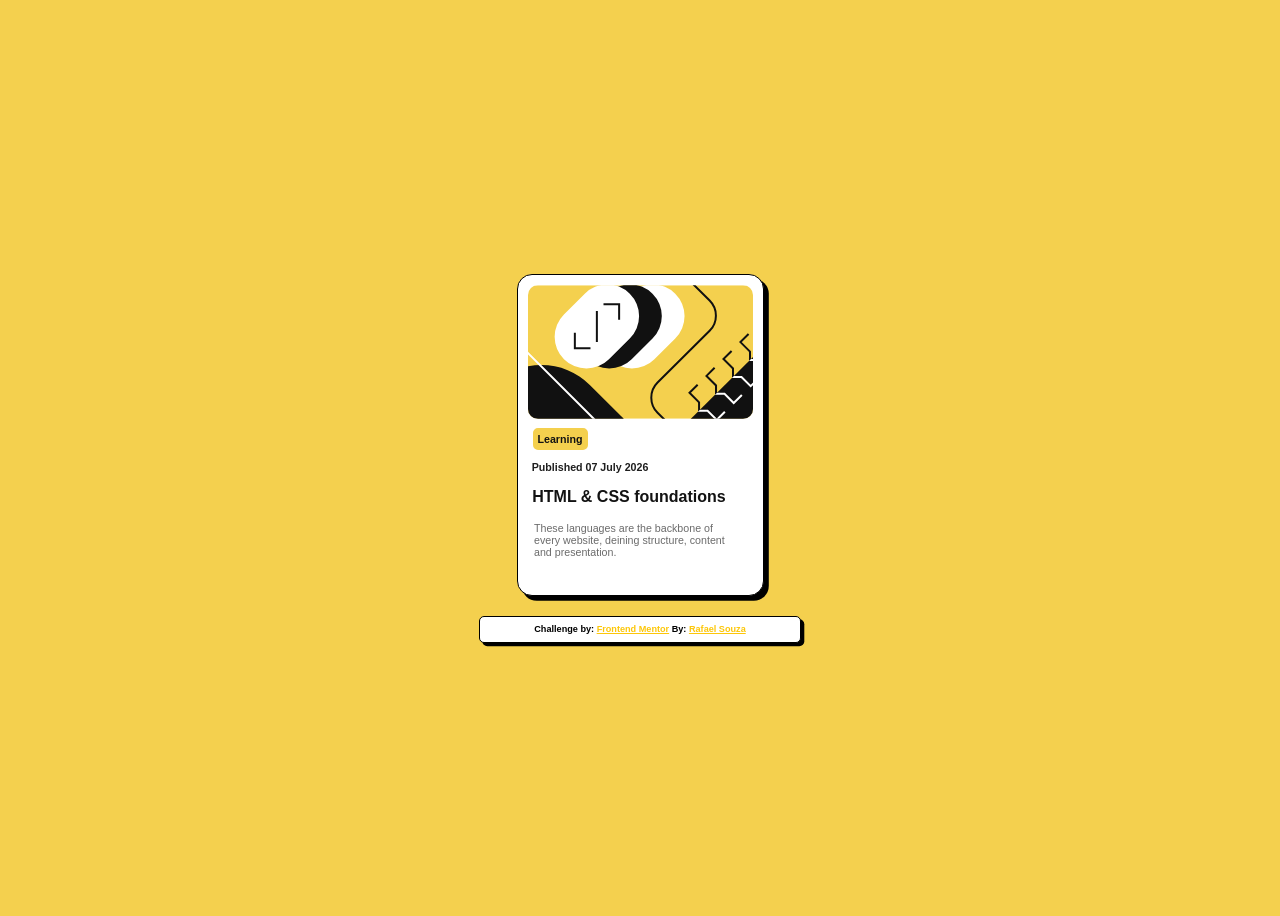
<file: blog-preview-card-main/index.html>
<!DOCTYPE html>
<html lang="en">
<head>
  <meta charset="UTF-8">
  <meta name="viewport" content="width=device-width, initial-scale=1.0"> <!-- displays site properly based on user's device -->
  <link rel="icon" type="image/png" sizes="32x32" href="./assets/images/favicon-32x32.png">
  <link rel="stylesheet" href="style.css">
  
  <title>Frontend Mentor | Blog preview card</title>
</head>

<body>

  <div id="box1">
      <img id="imagem" src="./assets/images/illustration-article.svg" alt="fundo">
      <h2>Learning</h2>
      <h4>Published 07 July 2026</h4>
      <h3>HTML & CSS foundations</h3>
      <p>These languages are the backbone of every website, deining structure, content and presentation.</p>
  </div>
  <footer class="attribution">
      <h5>Challenge by: <a href="https://www.frontendmentor.io?ref=challenge"> Frontend Mentor</a> By: <a href="#">Rafael Souza</a></h5>
  </footer>
</body>
</html>
</file>
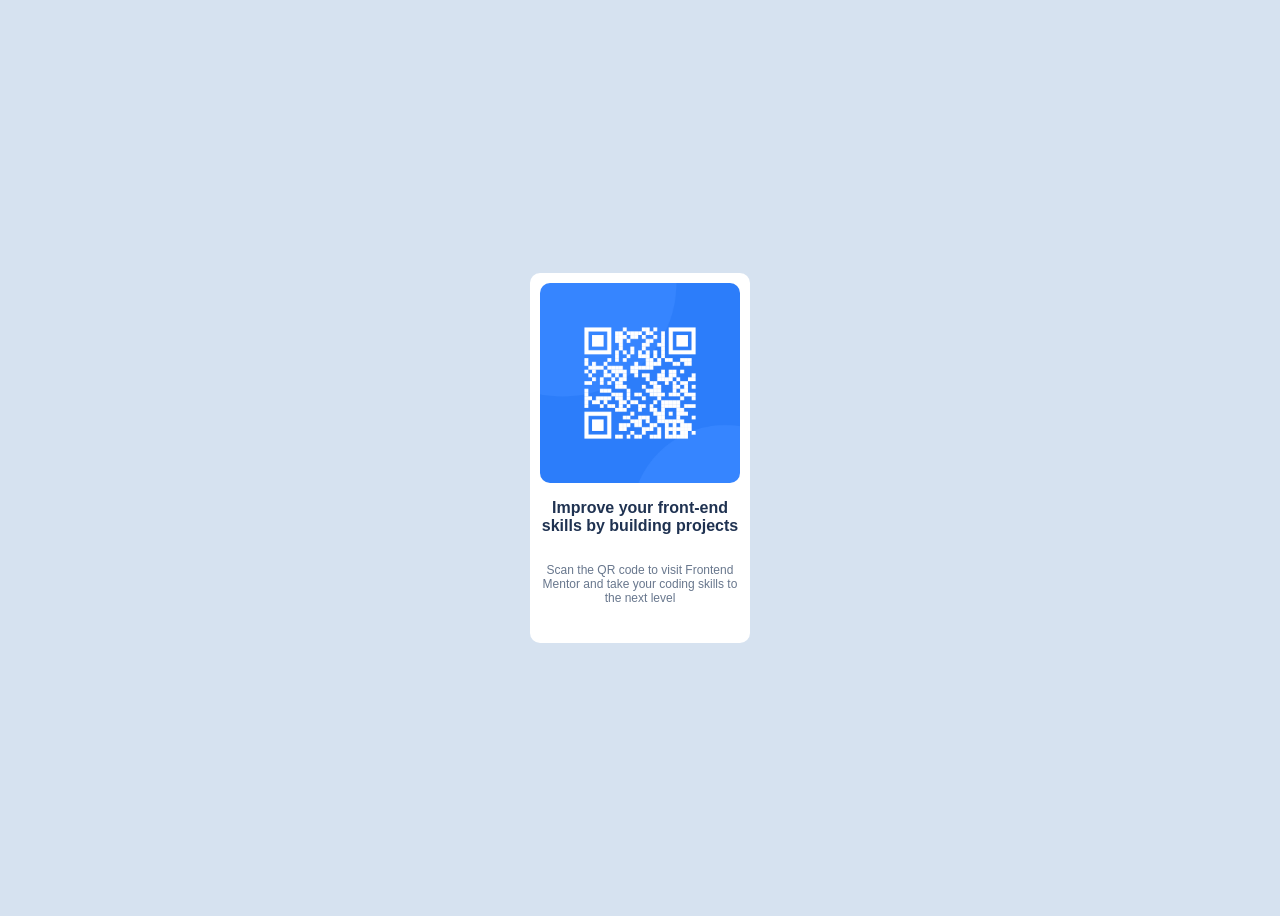
<file: qr-code-component-main/index.html>
<!DOCTYPE html>
<html lang="br">
<head>
  <meta charset="UTF-8">
  <meta name="viewport" content="width=device-width, initial-scale=1.0"> <!-- displays site properly based on user's device -->

  <link rel="icon" type="image/png" sizes="32x32" href="./images/favicon-32x32.png">
  <title>QR code component</title>

  <style>
    
    body{
      height: 100vh; /* sem isso, fica centralizado, porém no comço da tela */
      display: flex;
      flex-direction: column;
      justify-content: center;
      align-items: center;
      background-color: hsl(212, 45%, 89%);
      font-family: Arial, Helvetica, sans-serif;
    }

    #box1 {
      height: 350px;
      width: 200px;
      padding: 10px;
      border-radius: 10px;
      display: flex;
      flex-direction: column;
      justify-content: flex-start;
      align-items: center;
      background-color: white;
    }

    /* coisas que estão dentro do box1*/
    #QR {
      height: 200px;
      width: 200px;
      border-radius: 10px;
    }

    h3 {
      color: hsl(218, 44%, 22%);
      text-align: center;
      font-size: 12pt;
    }

    p {
      text-align: center;
      color:  hsl(216, 15%, 48%);
      font-size: 9pt;
    }

  </style>
</head>
<body>

  <div id="box1">  
    <img id="QR" src="./images/image-qr-code.png" alt="qrcode">  
    <h3>
      Improve your front-end skills by building projects
    </h3>
    <p>
      Scan the QR code to visit Frontend Mentor and take your coding skills to the next level
    </p>
</div>
</body>
</html>
</file>
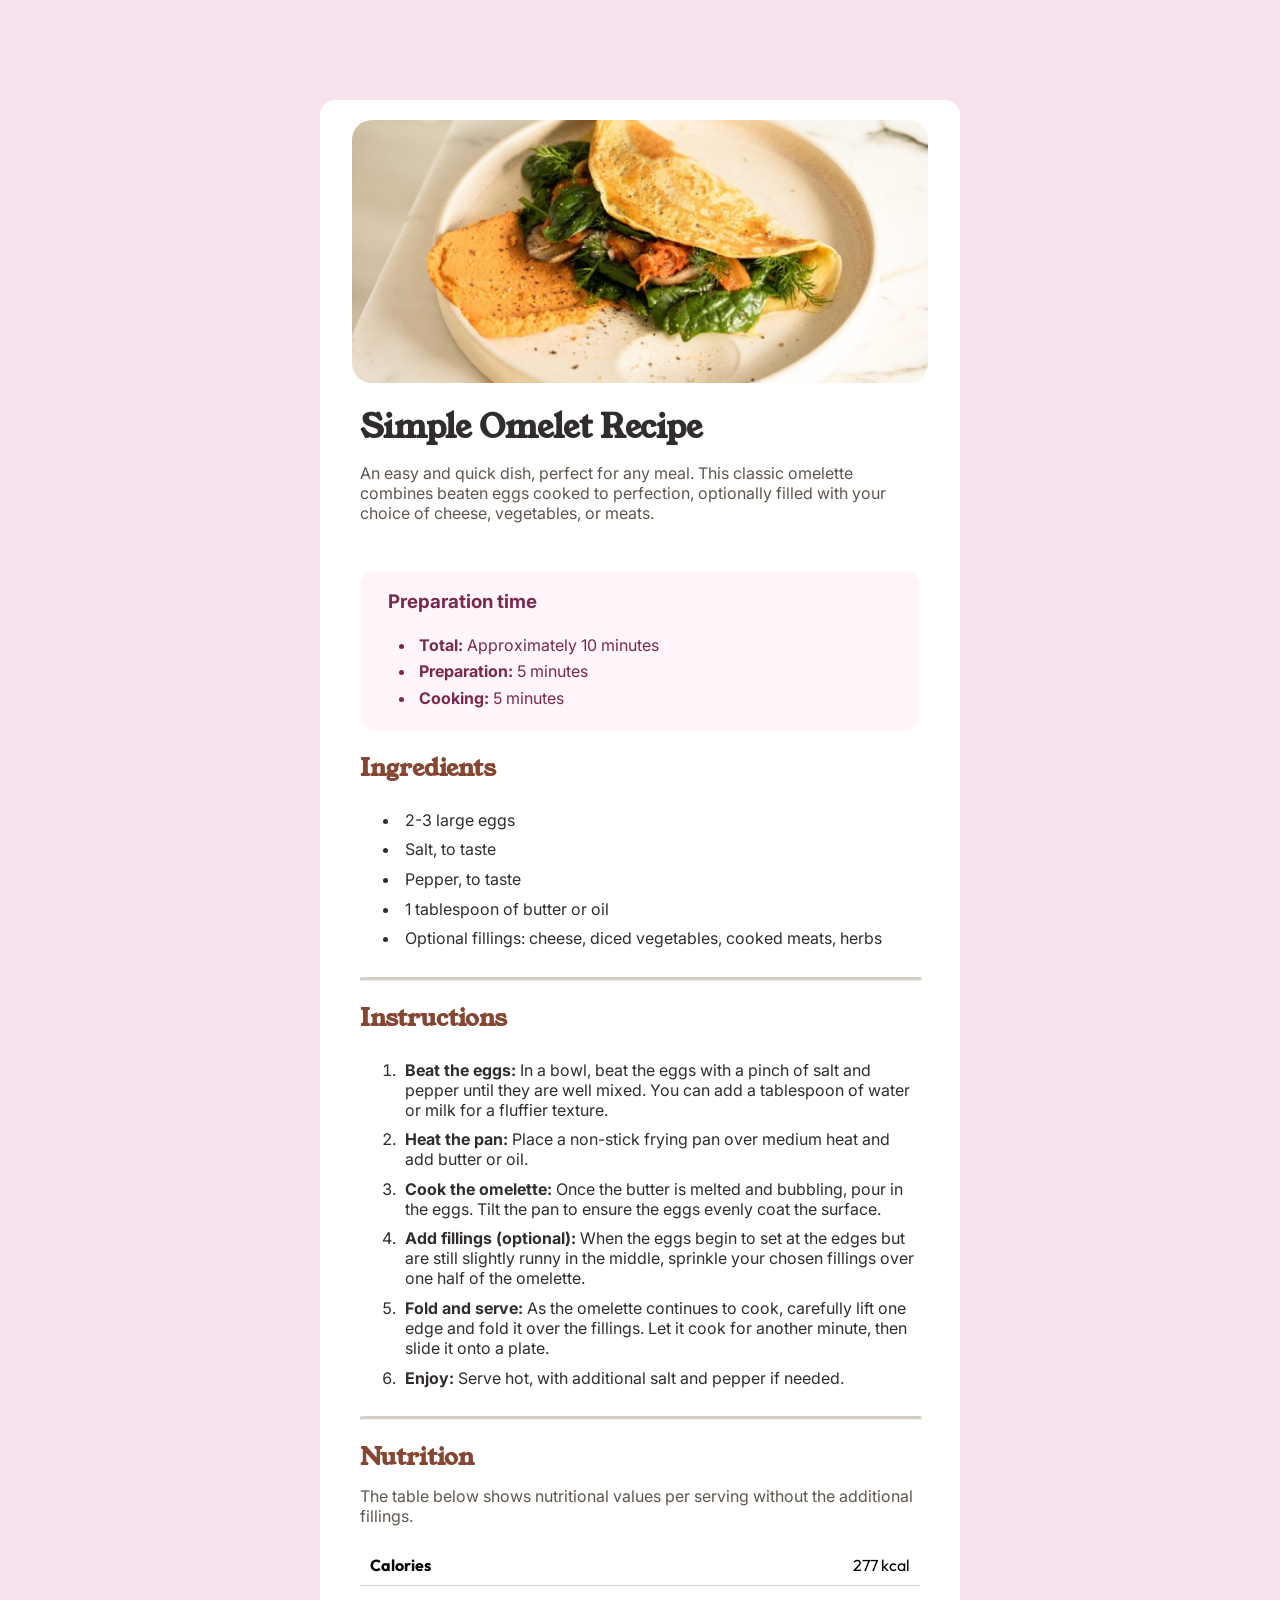
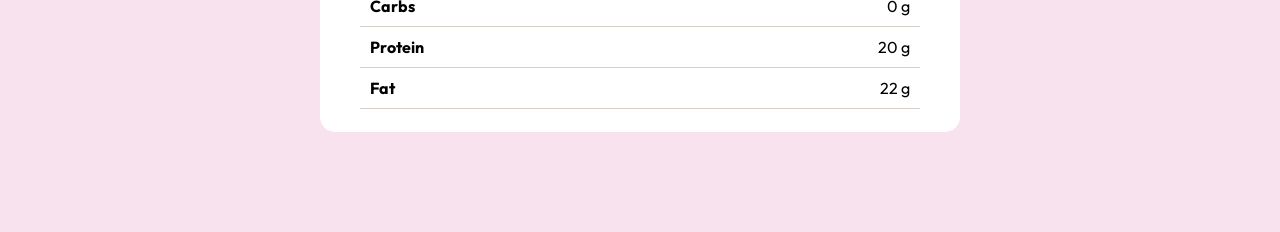
<file: recipe-page-main/index.html>
<!DOCTYPE html>
<html lang="en">
<head>
  <meta charset="UTF-8">
  <meta name="viewport" content="width=device-width, initial-scale=1.0">
  <title>Simple Omelet Recipe</title>
  <link rel="stylesheet" href="style.css">
</head>
<body>
  <div id="root">
    <div class="block">
      <img src="assets/images/image-omelette.jpeg" alt="img" id="img" />
      <h1>Simple Omelet Recipe</h1>
      <p>An easy and quick dish, perfect for any meal. This classic omelette combines beaten eggs cooked 
        to perfection, optionally filled with your choice of cheese, vegetables, or meats.</p>

      <div class="block2">
        <h3>Preparation time</h3>
        <ul>
          <li><strong>Total:</strong> Approximately 10 minutes</li>
          <li><strong>Preparation:</strong> 5 minutes</li>
          <li><strong>Cooking:</strong> 5 minutes</li>
        </ul>
      </div>

      <div class="block3">
        <h2>Ingredients</h2>
        <ul>
          <li>2-3 large eggs</li>
          <li>Salt, to taste</li>
          <li>Pepper, to taste</li>
          <li>1 tablespoon of butter or oil</li>
          <li>Optional fillings: cheese, diced vegetables, cooked meats, herbs</li>
        </ul>

        <hr/>

        <h2>Instructions</h2>
        <ol>
          <li><strong>Beat the eggs:</strong> In a bowl, beat the eggs with a pinch of salt and pepper until they are well mixed. 
            You can add a tablespoon of water or milk for a fluffier texture.</li>
          <li><strong>Heat the pan:</strong> Place a non-stick frying pan over medium heat and add butter or oil.</li>
          <li><strong>Cook the omelette:</strong> Once the butter is melted and bubbling, pour in the eggs. Tilt the pan to ensure 
            the eggs evenly coat the surface.</li>
          <li><strong>Add fillings (optional):</strong> When the eggs begin to set at the edges but are still slightly runny in the 
            middle, sprinkle your chosen fillings over one half of the omelette.</li>
          <li><strong>Fold and serve:</strong> As the omelette continues to cook, carefully lift one edge and fold it over the 
            fillings. Let it cook for another minute, then slide it onto a plate.</li>
          <li><strong>Enjoy:</strong> Serve hot, with additional salt and pepper if needed.</li>
        </ol>

        <hr/>

        <h2>Nutrition</h2>
        <p>The table below shows nutritional values per serving without the additional fillings.</p>
        <table class="block4">
          <tr>
            <td>Calories</td>
            <td>277 kcal</td>
          </tr>
          <tr>
            <td>Carbs</td>
            <td>0 g</td>
          </tr>
          <tr>
            <td>Protein</td>
            <td>20 g</td>
          </tr>
          <tr>
            <td>Fat</td>
            <td>22 g</td>
          </tr>
        </table>
      </div>
    </div>
  </div>
</body>
</html>
</file>
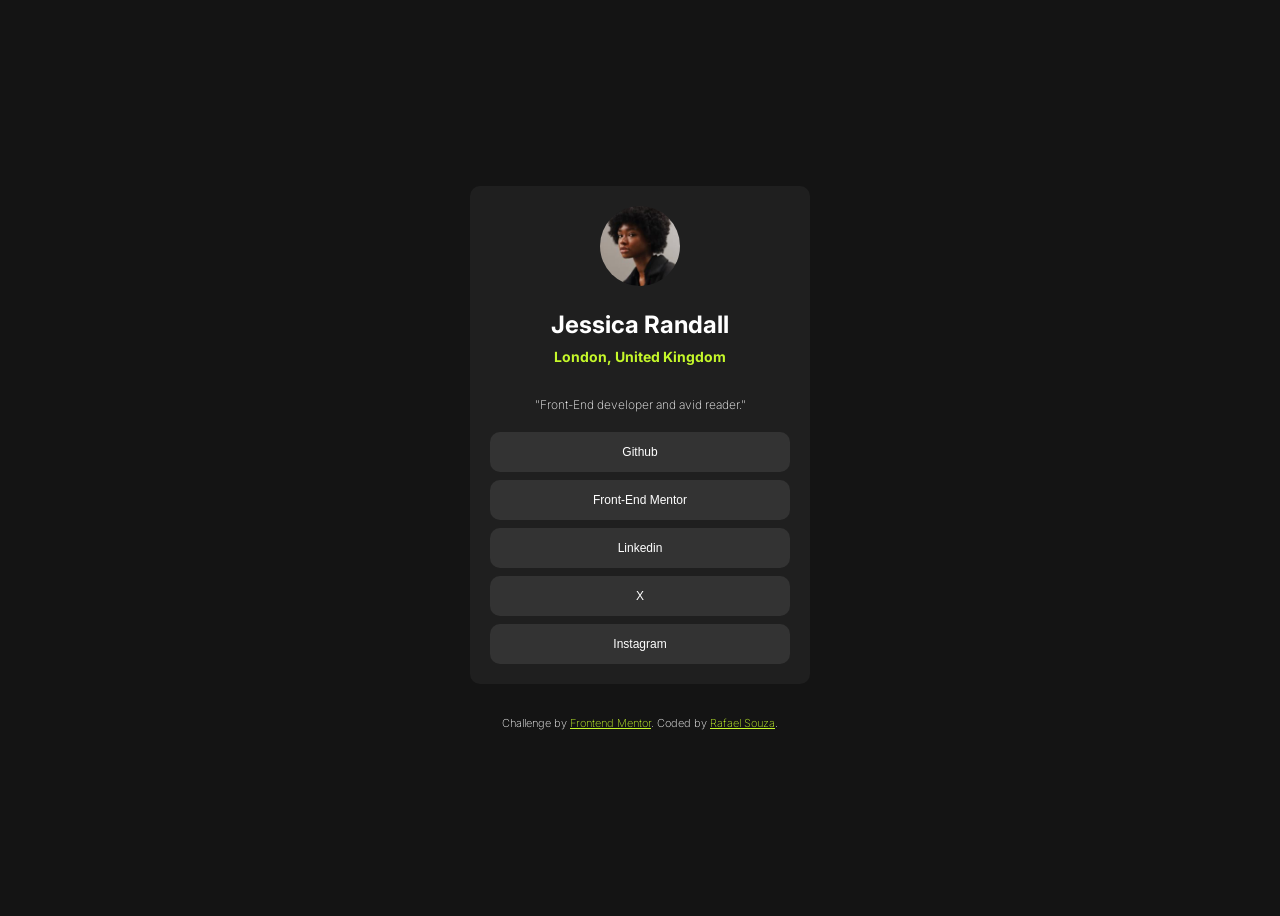
<file: social-links-profile-main/index.html>
<!DOCTYPE html>
<html lang="pt-br">
<head>
  <meta charset="UTF-8">
  <meta name="viewport" content="width=device-width, initial-scale=1.0">
  <link rel="icon" type="image/png" sizes="32x32" href="./assets/images/favicon-32x32.png">
  <link rel="stylesheet" href="style.css">

  <title>Social links profile</title>
</head>

<body>
<div class="box">

<img src="assets/images/avatar-jessica.jpeg" alt="imagem">
<h1>Jessica Randall</h1>
<h2>London, United Kingdom</h2>
<p>"Front-End developer and avid reader."</p>

<button class="bt">
  <p>Github</p>
</button>

<button class="bt">
  <p>Front-End Mentor</p>
</button>

<button class="bt">
  <p>Linkedin</p>
</button>

<button class="bt">
  <p>X</p>
</button>

<button class="bt">
  <p>Instagram</p>
</button>

</div>

<footer class="attribution">
    Challenge by <a href="https://www.frontendmentor.io?ref=challenge">Frontend Mentor</a>. 
    Coded by <a href="#">Rafael Souza</a>.
  </footer>
</body>
</html>
</file>
<file: blog-preview-card-main/style.css>
@import url(https://fonts.google.com/specimen/Figtree);
    .attribution { font-size: 0.6875rem; text-align: center; }
    .attribution a { color:hsl(47, 98%, 51%); }

     body{
      height: 100vh; /* sem isso, fica centralizado, porém no comço da tela */
      display: flex;
      flex-direction: column;
      justify-content: center;
      align-items: center;
      background-color: hsl(47, 88%, 63%);   
      font-family: 'Figtree', sans-serif;
    }

    #box1{
      height: 300px;
      width: 225px;
      padding: 10px;
      display: flex;
      flex-direction: column;
      align-items: center;
      background-color: white;
      border: 1px solid black;
      border-radius: 15px;
      box-shadow: 0.3em 0.3em;
    }

    /* coisas que estão dentro do box1*/
    #imagem {
      width: 100%;          
      height: auto;          
      border-radius: 10px;
    }

    h2{
      color: hsl(0, 0%, 7%);
      text-align: center;
      font-size: 8pt;
      background-color: hsl(47, 88%, 63%);
      border-radius: 5px;
      display: flex;
      margin-right: 160px;
      border: 5px solid  hsl(47, 88%, 63%);
    }

    h4{
      white-space: nowrap;
      text-align: center;
      color: hsl(0, 0%, 12%);
      font-size: 8pt;
      margin-right: 100px;
      margin-top: 2px;
    }

    h3{
      white-space: nowrap;
      color: hsl(0, 0%, 7%);
      text-align: center;
      font-size: 12pt;
      margin-right: 22px;
      margin-top: 1px;
    }

    p{
      text-align: left;       /* centraliza horizontalmente */
      color: hsl(0, 0%, 42%);
      font-size: 8pt;
      margin: 0;
      display: flex;
      margin-right: 12px;
      width: 200px;
    }

    footer{
      background-color: rgb(255, 255, 255);
      height: 25px;
      width: 320px;
      border-radius: 5px;
      align-items: center;
      display: flex;
      justify-content: center;
      margin-top: 20px;
      border: 1px solid black;
      box-shadow: 0.3em 0.3em;
    }
</file>
<file: recipe-page-main/style.css>
@import url('https://fonts.googleapis.com/css2?family=Inter:ital,opsz,wght@0,14..32,100..900;1,14..32,100..900&family=Young+Serif&display=swap');
@import url('https://fonts.googleapis.com/css2?family=Outfit:wght@100..900&family=Young+Serif&display=swap');

#root {
  display: flex;
  justify-content: center;
  align-items: flex-start;
}

body {
  margin: 0;
  display: flex;
  place-items: center;
  justify-content: center;  
  background-color: hsl(329, 62%, 93%); 
  text-align: left; 
  font-family: 'Inter';
}

.block {
  background-color: hsl(0, 0%, 100%);
  width: 40em;
  height: 102em;
  border-radius: 15px;
  display: flex;
  flex-direction: column;
  justify-content: flex-start;
  align-items: center;
  margin: 100px;
}

.block #img {
  border-radius: 20px;
  width: 90%;
  height: auto; 
  display: block;
  margin-top: 20px;
}

.block hr {
  border-top: 3px solid hsl(32, 16%, 81%);
  width: 35em;
  margin-top: 1.5em;
  border-radius: 5px;
}

.block2 {
  background-color: hsl(330, 100%, 98%);
  color: black;
  width: 35em;
  height: 10em;
  border-radius: 15px;
}

.block2 li {
  padding: 0.2em;
  margin-left: 1em;
  color: hsl(332, 51%, 32%);;
}

.block3 {
  width: 35em;
}

.block3 li {
  padding: 0.3em;
  color: hsl(24, 5%, 18%);
}

.block3 p {
  text-align: left;
  color: hsl(30, 10%, 34%);
  margin-left: -2em;
  padding-bottom: 0.2em;
}

.block4 {
  width: 35em;
  display: block;
  border-collapse: collapse;
  font-family: Outfit, sans-serif;
  overflow: hidden;
}

.block4 td {
  border-bottom: 1px solid hsl(32, 16%, 81%);
  padding: 10px;
  width: 30em;
}

.block4 td:first-child {
  font-weight: bold; 
}

.block4 td:last-child {
  text-align: right; 
}

h1 {
  color: hsl(24, 5%, 18%);
  font-family: "Young Serif", serif;
  width: 17.5em;
}

h2 {
  color: hsl(14, 45%, 36%);
  font-family: "Young Serif", serif;
}

h3 {
  margin-left: 1.5em;
  color: hsl(332, 51%, 32%);
}

p {
  padding: 2em;
  margin-top: -2.5em;
  width: 35em;
  color: hsl(30, 10%, 34%);
}
</file>
<file: social-links-profile-main/style.css>
@import url('https://fonts.googleapis.com/css2?family=Inter:ital,opsz,wght@0,14..32,100..900;1,14..32,100..900&display=swap');
    .attribution { font-size: 0.6875rem; text-align: center; }
    .attribution a { color: hsl(75, 94%, 57%); }

    body{
        font-family: "Inter", sans-serif;
        font-size: 12px;
        font-weight: 200;
        color: hsl(0, 0%, 100%);
        background-color: hsl(0, 0%, 8%);
        min-height: 100vh;
        display: flex;
        justify-content: center;
        align-items: center;
        flex-direction: column;
    }

    h2{
        color: hsl(75, 94%, 57%);
        font-size: 14px;
        margin-top: -15px;
    }

    .box{
        max-width: 300px;
        width: 90%;
        padding: 20px;
        border-radius: 10px;
        background-color: hsl(0, 0%, 12%);
        display: flex;
        flex-direction: column;
        place-items: center;
        gap: 0.5rem;
    }

    .box img{
        border-radius: 100%;
        width: 80px;
        height: 80px;
    }

    .bt{
        background-color: hsl(0, 0%, 20%);
        border-radius: 10px;
        cursor: pointer;
        width: 300px; 
        box-sizing: border-box; 
        text-align: center; 
        transition: all ease-in-out 0.2s;
        font-size: 12px;
        border: 0px;
        color: hsl(0, 0%, 100%);
    }

    .bt:hover{
        background-color: hsl(75, 94%, 57%);
        color: hsl(0, 0%, 12%);
    }

    footer{
        padding-top: 2rem;
    }
</file>
